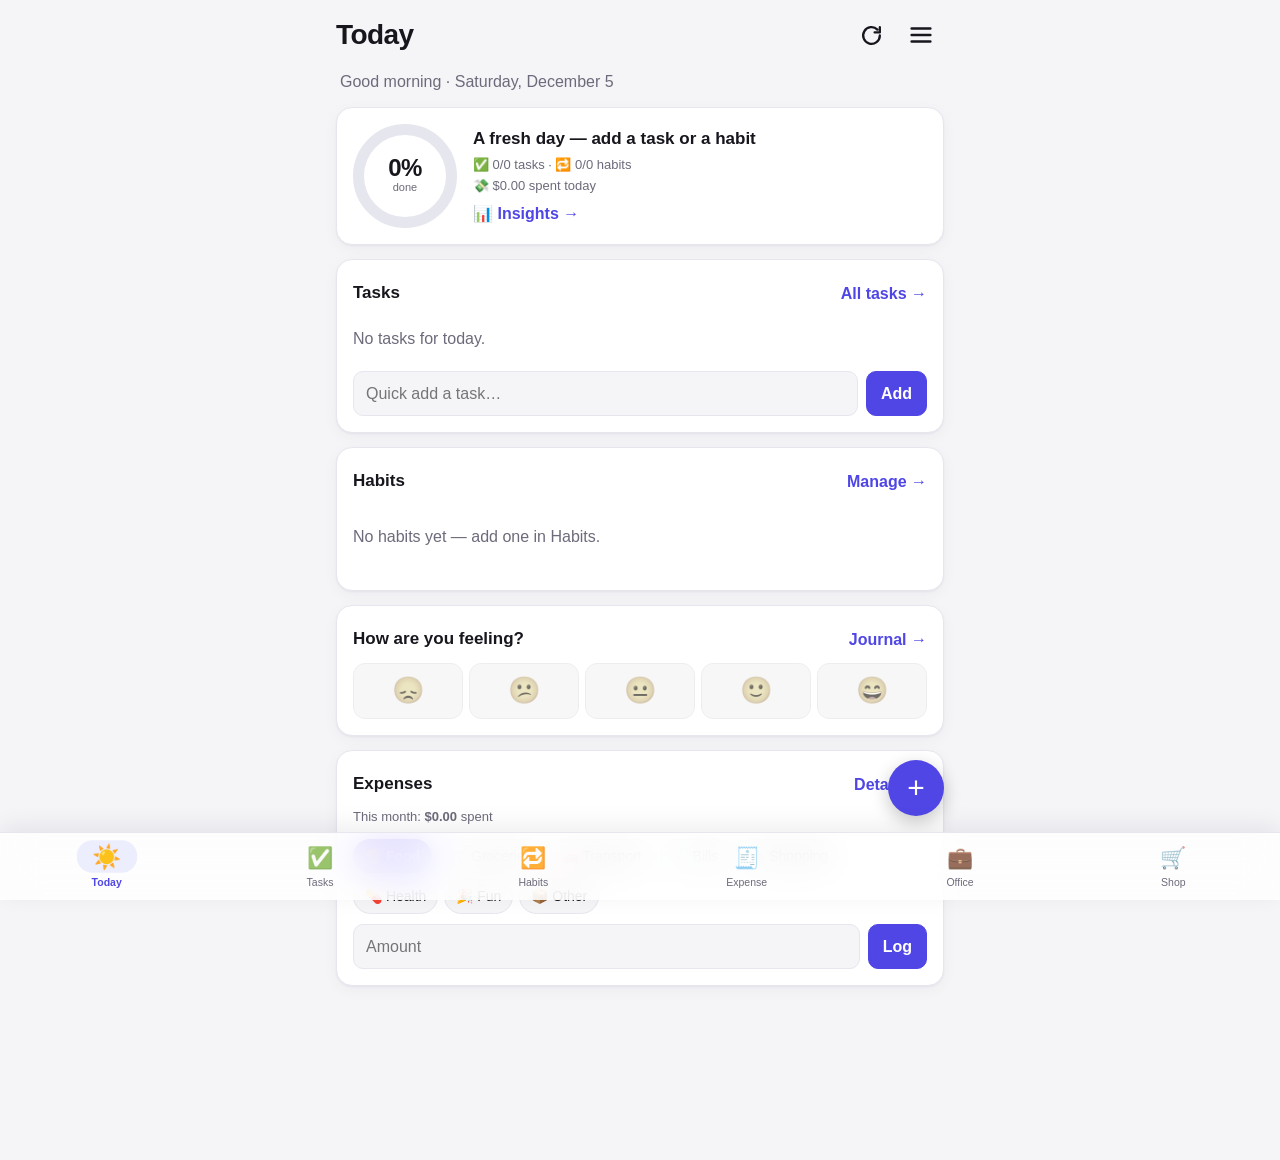
<file: index.html>
<!doctype html>
<html lang="en">
<head>
  <meta charset="utf-8">
  <meta name="viewport" content="width=device-width, initial-scale=1, maximum-scale=1, user-scalable=no, viewport-fit=cover">
  <meta name="theme-color" content="#4f46e5">
  <meta name="description" content="Juned Daily — tasks, habits, money and journal in one place.">
  <meta name="apple-mobile-web-app-capable" content="yes">
  <meta name="apple-mobile-web-app-status-bar-style" content="default">
  <meta name="apple-mobile-web-app-title" content="Juned Daily">
  <link rel="manifest" href="manifest.json">
  <link rel="icon" href="icon.svg" type="image/svg+xml">
  <link rel="apple-touch-icon" href="icon-512.png">
  <script>try { const t = localStorage.getItem('theme'); if (t && t !== 'auto') document.documentElement.dataset.theme = t; } catch (e) {}</script>
  <link rel="stylesheet" href="styles.css">
  <title>Juned Daily</title>
</head>
<body>
  <header class="topbar">
    <h1 id="title">Today</h1>
    <span class="top-actions">
      <button id="refreshBtn" class="icon-btn menu-btn" data-refresh aria-label="Refresh"><svg viewBox="0 0 24 24" width="25" height="25" aria-hidden="true"><path d="M20 12a8 8 0 1 1-2.34-5.66M20 4v5h-5" fill="none" stroke="currentColor" stroke-width="2.2" stroke-linecap="round" stroke-linejoin="round"/></svg></button>
      <button id="settingsBtn" class="icon-btn menu-btn" data-action="settings" aria-label="Menu"><svg viewBox="0 0 24 24" width="28" height="28" aria-hidden="true"><path d="M4 6.5h16M4 12h16M4 17.5h16" fill="none" stroke="currentColor" stroke-width="2.2" stroke-linecap="round"/></svg></button>
    </span>
  </header>

  <main id="view"></main>

  <nav class="tabs" aria-label="Sections">
    <button data-action="go" data-tab="today"><span>☀️</span>Today</button>
    <button data-action="go" data-tab="tasks"><span>✅</span>Tasks</button>
    <button data-action="go" data-tab="habits"><span>🔁</span>Habits</button>
    <button data-action="go" data-tab="money"><span>🧾</span>Expense</button>
    <button data-action="go" data-tab="office"><span>💼</span>Office</button>
    <button data-action="go" data-tab="shop"><span>🛒</span>Shop</button>
    <button data-action="go" data-tab="journal"><span>📓</span>Journal</button>
  </nav>

  <button id="fab" class="fab" data-action="quick" aria-label="Quick add">+</button>
  <dialog id="sheet"></dialog>
  <div id="toast" role="status" aria-live="polite"></div>

  <script src="theme.js"></script>
  <script src="config.js"></script>
  <script src="shop.js"></script>
  <script src="xlsx.js"></script>
  <script src="privacy.js"></script>
  <script src="celebrate.js"></script>
  <script src="quickadd.js"></script>
  <script src="insights.js"></script>
  <script src="bills.js"></script>
  <script src="review.js"></script>
  <script src="app.js"></script>
  <script src="gestures.js"></script>
</body>
</html>
</file>
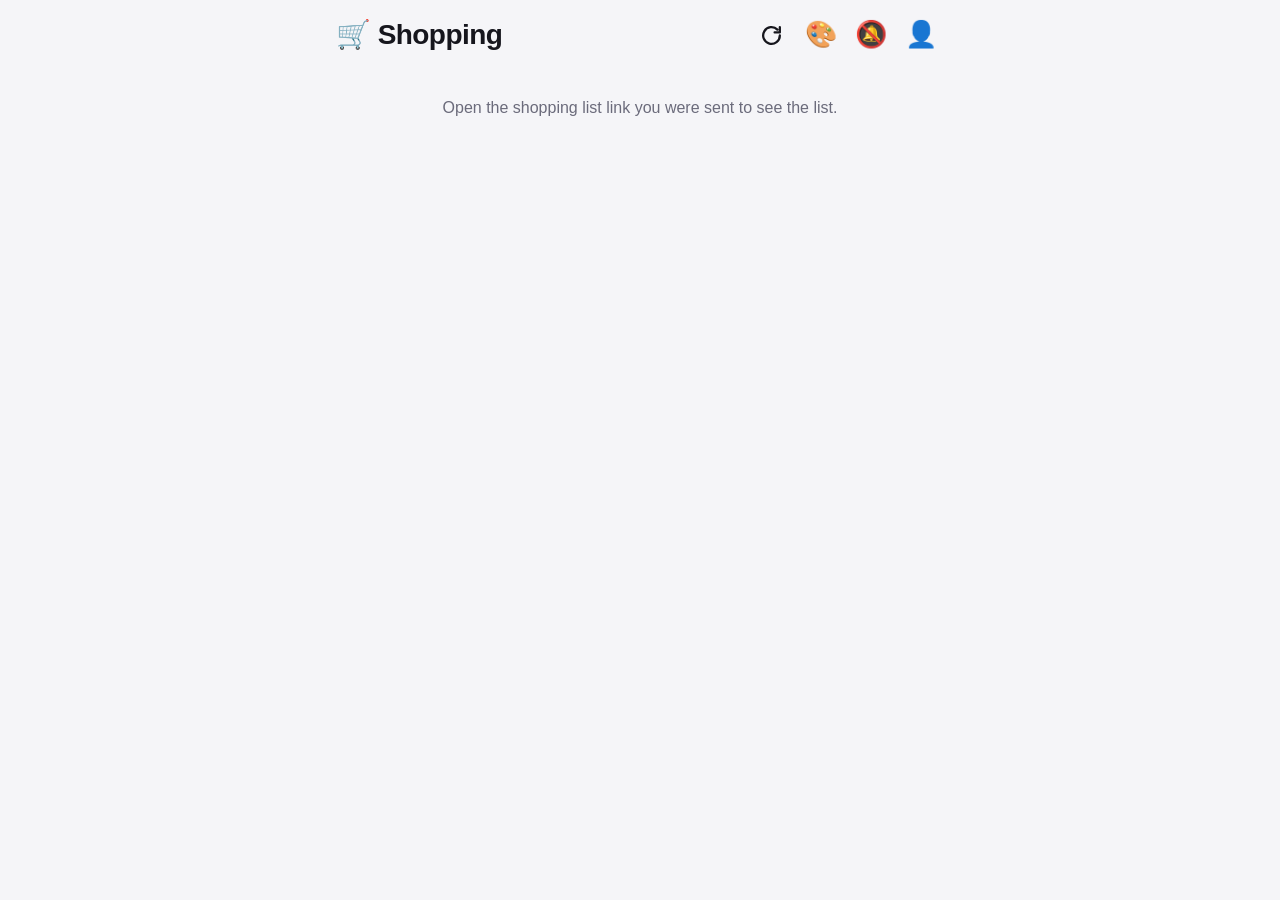
<file: shop.html>
<!doctype html>
<html lang="en">
<head>
  <meta charset="utf-8">
  <meta name="viewport" content="width=device-width, initial-scale=1, maximum-scale=1, user-scalable=no, viewport-fit=cover">
  <meta name="theme-color" content="#16a34a">
  <meta name="description" content="Shared shopping list">
  <!-- No manifest on purpose: iPhone then keeps the private ?list= link when added to the Home Screen -->
  <meta name="apple-mobile-web-app-capable" content="yes">
  <meta name="mobile-web-app-capable" content="yes">
  <meta name="apple-mobile-web-app-status-bar-style" content="default">
  <meta name="apple-mobile-web-app-title" content="Shopping">
  <meta name="referrer" content="no-referrer">
  <link rel="icon" href="shop-icon.svg" type="image/svg+xml">
  <link rel="apple-touch-icon" href="shop-icon.png">
  <script>try { const t = localStorage.getItem('theme'); if (t && t !== 'auto') document.documentElement.dataset.theme = t; } catch (e) {}</script>
  <link rel="stylesheet" href="styles.css">
  <style>body { padding-bottom: calc(24px + env(safe-area-inset-bottom)); }</style>
  <title>Shopping List</title>
</head>
<body>
  <header class="topbar">
    <h1>🛒 Shopping</h1>
    <span>
      <button class="icon-btn menu-btn" id="refreshBtn" data-refresh aria-label="Refresh"><svg viewBox="0 0 24 24" width="25" height="25" aria-hidden="true"><path d="M20 12a8 8 0 1 1-2.34-5.66M20 4v5h-5" fill="none" stroke="currentColor" stroke-width="2.2" stroke-linecap="round" stroke-linejoin="round"/></svg></button>
      <button class="icon-btn" id="themeBtn" aria-label="Change colour theme">🎨</button>
      <button class="icon-btn" id="bell" aria-label="Notifications" hidden>🔕</button>
      <button class="icon-btn" id="who" aria-label="Change your name">👤</button>
    </span>
  </header>
  <main id="view"></main>
  <div id="toast" role="status" aria-live="polite"></div>

  <script src="theme.js"></script>
  <script src="config.js"></script>
  <script src="shop.js"></script>
  <script src="mytasks.js"></script>
  <script>
  'use strict';
  (() => {
    const mem = {};   // fallback if the browser blocks saving
    const get = k => { try { const v = localStorage.getItem(k); if (v !== null) return v; } catch { /* blocked */ } return mem[k] ?? null; };
    const set = (k, v) => { mem[k] = v; try { localStorage.setItem(k, v); } catch { /* blocked */ } };
    const view = document.getElementById('view');

    const fromLink = new URLSearchParams(location.search).get('list');
    if (fromLink) set('shop-code', fromLink);
    const code = fromLink || get('shop-code') || '';
    let device = get('shop-device');
    if (!device) { device = Shop.newCode().slice(0, 16); set('shop-device', device); }
    const standalone = matchMedia('(display-mode: standalone)').matches || navigator.standalone === true;

    let toastTimer;
    function toast(msg, undo) {
      const el = document.getElementById('toast');
      el.textContent = '';
      el.append(Object.assign(document.createElement('span'), { textContent: msg }));
      if (undo) {
        const b = Object.assign(document.createElement('button'), { type: 'button', textContent: 'Undo' });
        b.onclick = () => { undo(); el.classList.remove('show'); };
        el.append(b);
      }
      el.classList.add('show');
      clearTimeout(toastTimer);
      toastTimer = setTimeout(() => el.classList.remove('show'), undo ? 4500 : 2500);
    }

    function render() {
      if (!/^[A-Za-z0-9_-]{20,64}$/.test(code)) {
        view.innerHTML = '<p class="empty" style="text-align:center">Open the shopping list link you were sent to see the list.</p>';
        return;
      }
      if (!get('shop-name')) {
        if (document.getElementById('nameForm')) return;   // never wipe what is being typed
        view.innerHTML = `<form class="card" id="nameForm">
          <h2>Welcome 👋</h2>
          <p class="meta">What's your name? It shows next to the items you add.</p>
          <input name="n" required autocomplete="given-name" placeholder="Your name" maxlength="30" aria-label="Your name">
          <button class="btn primary block" style="margin-top:10px">Continue</button>
        </form>`;
        return;
      }
      if (Shop.isTyping() || MyTasks.isTyping()) return;
      view.innerHTML = Shop.html() + (standalone ? '' :
        '<p class="meta" style="text-align:center;margin-top:18px">Tip: tap <b>Share → Add to Home Screen</b> to keep this list as an app.</p>');
      Shop.mounted();
    }

    // ---------- notifications (new items, "shopping now", "trip done") ----------
    const bell = document.getElementById('bell');
    const canPush = () => 'serviceWorker' in navigator && 'PushManager' in window && 'Notification' in window && !!PUSH_SERVER;
    const post = (path, data) => fetch(`${PUSH_SERVER}${path}`, { method: 'POST', headers: { 'Content-Type': 'application/json' }, body: JSON.stringify(data) });
    const keyBytes = k => Uint8Array.from(atob(k.replace(/-/g, '+').replace(/_/g, '/') + '='.repeat((4 - (k.length % 4)) % 4)), c => c.charCodeAt(0));
    const showBell = () => { bell.hidden = false; bell.textContent = get('shop-notify') === '1' ? '🔔' : '🔕'; };

    async function syncPush() {
      const sub = await (await navigator.serviceWorker.ready).pushManager.getSubscription();
      if (!sub) return false;
      const res = await post('/sync', { id: device, subscription: sub.toJSON(), tz: Intl.DateTimeFormat().resolvedOptions().timeZone, reminders: MyTasks.reminders(), lists: [code], app: 'shop' });
      return res.ok;
    }

    async function toggleNotify() {
      if (!canPush()) { toast(standalone ? 'Notifications aren’t supported here' : 'Add this list to your Home Screen first, then open it from there'); return; }
      if (get('shop-notify') === '1') {
        try { const sub = await (await navigator.serviceWorker.ready).pushManager.getSubscription(); if (sub) await sub.unsubscribe(); await post('/unsubscribe', { id: device }); } catch { /* ignore */ }
        set('shop-notify', '0'); showBell(); toast('Notifications off'); return;
      }
      const perm = await Notification.requestPermission();   // must run straight from the tap
      if (perm !== 'granted') { toast('Notifications are blocked — allow them in iPhone Settings → Notifications'); return; }
      try {
        const reg = await navigator.serviceWorker.ready;
        let sub = await reg.pushManager.getSubscription();
        if (!sub) {
          const { publicKey } = await (await fetch(`${PUSH_SERVER}/key`)).json();
          sub = await reg.pushManager.subscribe({ userVisibleOnly: true, applicationServerKey: keyBytes(publicKey) });
        }
        if (!(await syncPush())) throw new Error('sync');
        await post('/test', { id: device });
        set('shop-notify', '1'); showBell(); toast('Notifications on 🔔');
      } catch { toast('Could not turn on notifications — try again'); }
    }
    bell.addEventListener('click', toggleNotify);

    // 🎨 cycles through the colour themes
    document.getElementById('themeBtn').addEventListener('click', () => {
      const keys = Object.keys(THEMES), next = keys[(keys.indexOf(currentTheme()) + 1) % keys.length];
      applyTheme(next);
      toast(`🎨 ${THEMES[next].name} theme · ${THEMES[next].hint}`);
    });

    // her own private tasks (stored on this phone); reminders sync when they change
    let syncTimer;
    MyTasks.init({
      onChange: render, onMessage: toast,
      onSave: () => {
        if (get('shop-notify') !== '1') return;
        clearTimeout(syncTimer); syncTimer = setTimeout(() => syncPush().catch(() => {}), 1200);
      },
    });
    if (new URLSearchParams(location.search).get('view') === 'tasks') Shop.showView('tasks');   // opened from a task reminder

    function start() {
      render();
      if (!get('shop-name')) return;   // load the list only once we know who this is
      Shop.init({ code, name: get('shop-name'), device, onChange: render, onMessage: toast,
        extraTab: { key: 'tasks', label: '✅ My tasks', count: MyTasks.count, html: MyTasks.html } });
      render();
      Shop.start();
      // My tasks are private: remove the copy an earlier version shared (once)
      if (PUSH_SERVER && get('mt-private') !== '1') setTimeout(() => Shop.unpublishTasks().then(ok => { if (ok) set('mt-private', '1'); }), 3000);
    }

    document.addEventListener('submit', e => {
      if (e.target.id !== 'nameForm') return;
      e.preventDefault();
      const n = e.target.n.value.trim();
      if (!n) return;
      set('shop-name', n);
      start();
    });

    document.getElementById('who').addEventListener('click', () => {
      const n = prompt('Your name (shown next to items you add):', get('shop-name') || '');
      if (n && n.trim()) { set('shop-name', n.trim().slice(0, 30)); start(); }
    });

    if ('serviceWorker' in navigator && PUSH_SERVER) {
      navigator.serviceWorker.register('sw.js').then(() => {
        showBell();
        if (get('shop-notify') === '1') syncPush().catch(() => {});
      }).catch(() => {});
    }

    start();
  })();
  </script>
</body>
</html>
</file>
<file: styles.css>
/* ---------- themes ----------
   White is the default. Charcoal and Cream are chosen in Settings
   (data-theme on <html>); "Auto" follows the phone's light/dark mode. */
:root,
:root[data-theme="light"] {
  --bg: #f5f5f8;
  --surface: #ffffff;
  --text: #16161d;
  --muted: #6b6b7b;
  --line: #e6e6ee;
  --accent: #4f46e5;
  --accent-text: #ffffff;
  --accent-soft: #eceefe;
  --good: #16a34a;
  --danger: #dc2626;
  --radius: 16px;
  --shadow: 0 1px 2px rgba(20, 20, 40, .05), 0 4px 16px rgba(20, 20, 40, .04);
  color-scheme: light;
}

/* Charcoal — a soft dark grey ("light black") */
:root[data-theme="charcoal"] {
  --bg: #1e1f23;
  --surface: #2a2b31;
  --text: #ececf1;
  --muted: #a3a4b2;
  --line: #3a3b44;
  --accent: #9b95ff;
  --accent-text: #15151a;
  --accent-soft: #34325a;
  --good: #22c55e;
  --danger: #f87171;
  --shadow: none;
  color-scheme: dark;
}

/* Cream — warm beige with a soft brown accent */
:root[data-theme="cream"] {
  --bg: #f5efe2;
  --surface: #fffaf1;
  --text: #2e261b;
  --muted: #7b6c58;
  --line: #e7dcc7;
  --accent: #9a5b2e;
  --accent-text: #ffffff;
  --accent-soft: #f2e3d2;
  --good: #4d7c0f;
  --danger: #b42318;
  --shadow: 0 1px 2px rgba(80, 60, 30, .06), 0 4px 16px rgba(80, 60, 30, .05);
  color-scheme: light;
}

/* Auto: follow the phone */
@media (prefers-color-scheme: dark) {
  :root:not([data-theme]) {
    --bg: #1e1f23;
    --surface: #2a2b31;
    --text: #ececf1;
    --muted: #a3a4b2;
    --line: #3a3b44;
    --accent: #9b95ff;
    --accent-text: #15151a;
    --accent-soft: #34325a;
    --good: #22c55e;
    --danger: #f87171;
    --shadow: none;
    color-scheme: dark;
  }
}

* { box-sizing: border-box; }

html, body { margin: 0; }

body {
  background: var(--bg);
  color: var(--text);
  font: 16px/1.45 -apple-system, BlinkMacSystemFont, "Segoe UI", Roboto, sans-serif;
  padding-bottom: calc(76px + env(safe-area-inset-bottom));
  -webkit-tap-highlight-color: transparent;
}

button, input, select, textarea { font: inherit; color: inherit; }
button { cursor: pointer; }

/* ---------- layout ---------- */
.topbar {
  position: sticky; top: 0; z-index: 5;
  display: flex; align-items: center; justify-content: space-between;
  max-width: 640px; margin: 0 auto;
  padding: calc(12px + env(safe-area-inset-top)) 16px 8px;
  background: var(--bg);
}
.topbar h1 { margin: 0; font-size: 28px; letter-spacing: -.02em; }

main { max-width: 640px; margin: 0 auto; padding: 4px 16px 24px; }

.tabs {
  position: fixed; left: 0; right: 0; bottom: 0; z-index: 10;
  display: grid; grid-template-columns: repeat(7, 1fr);
  background: var(--surface);
  border-top: 1px solid var(--line);
  padding-bottom: env(safe-area-inset-bottom);
}
.tabs button {
  display: flex; flex-direction: column; align-items: center; gap: 2px;
  border: 0; background: none; padding: 8px 0 10px;
  font-size: 11px; color: var(--muted);
}
.tabs button.active { color: var(--accent); font-weight: 600; }

/* ---------- building blocks ---------- */
.card {
  background: var(--surface);
  border-radius: var(--radius);
  box-shadow: var(--shadow);
  border: 1px solid var(--line);
  padding: 16px;
  margin-bottom: 14px;
}
.card h2, .sec { font-size: 17px; margin: 0 0 10px; }
.sec { margin: 22px 4px 8px; color: var(--muted); font-size: 13px; text-transform: uppercase; letter-spacing: .06em; }
.card-head { display: flex; align-items: center; justify-content: space-between; margin-bottom: 6px; }
.card-head h2 { margin: 0; }

.greet { color: var(--muted); margin: 0 4px 14px; }

.stats { display: grid; grid-template-columns: repeat(3, 1fr); gap: 10px; margin-bottom: 14px; }
.stat {
  background: var(--surface); border: 1px solid var(--line); border-radius: var(--radius);
  padding: 12px; box-shadow: var(--shadow);
}
.stat b { display: block; font-size: clamp(16px, 5.2vw, 22px); letter-spacing: -.02em; white-space: nowrap; overflow: hidden; text-overflow: ellipsis; }
.stat span { color: var(--muted); font-size: 12px; }

.grow { flex: 1; min-width: 0; }
.meta { color: var(--muted); font-size: 13px; }
.overdue { color: var(--danger); }
.empty { color: var(--muted); padding: 10px 0; list-style: none; }

input, select, textarea {
  width: 100%;
  background: var(--bg);
  border: 1px solid var(--line);
  border-radius: 10px;
  padding: 10px 12px;
  min-height: 42px;
}
input:focus, select:focus, textarea:focus { outline: 2px solid var(--accent); outline-offset: -1px; }
textarea { resize: vertical; }

.add-row { display: flex; gap: 8px; margin-top: 8px; }
.add-row > * { min-width: 0; }
.add > input:first-child { margin: 0; }

.btn {
  display: inline-flex; align-items: center; justify-content: center;
  border: 1px solid var(--line); background: var(--surface);
  border-radius: 10px; padding: 10px 14px; min-height: 42px;
  font-weight: 600; white-space: nowrap;
}
.btn.primary { background: var(--accent); color: var(--accent-text); border-color: var(--accent); }
.btn.danger { color: var(--danger); }
.btn.block { width: 100%; }

.icon-btn {
  border: 0; background: none; color: var(--muted);
  width: 36px; height: 36px; border-radius: 10px; font-size: 20px; flex: none;
}
.icon-btn:hover { background: var(--bg); }

.link { border: 0; background: none; color: var(--accent); font-weight: 600; padding: 6px 0; }
.link.danger { color: var(--danger); font-weight: 500; font-size: 13px; }

/* ---------- lists & checkboxes ---------- */
.list { list-style: none; margin: 0; padding: 0; }
.row { display: flex; align-items: center; gap: 12px; padding: 8px 0; border-bottom: 1px solid var(--line); }
.row:last-child { border-bottom: 0; }
.row-title { overflow-wrap: anywhere; }
.row.done .row-title { text-decoration: line-through; color: var(--muted); }

.check {
  flex: none; width: 26px; height: 26px; border-radius: 50%;
  border: 2px solid var(--line); background: none; position: relative;
}
.check.on { background: var(--good); border-color: var(--good); }
.check.on::after {
  content: ""; position: absolute; left: 7px; top: 3px; width: 6px; height: 11px;
  border: solid #fff; border-width: 0 2.5px 2.5px 0; transform: rotate(45deg);
}
.check.big { width: 36px; height: 36px; }
.check.big.on::after { left: 11px; top: 5px; width: 8px; height: 15px; }
.check.ghost { visibility: hidden; }

.quick { display: flex; gap: 8px; margin-top: 10px; }

/* ---------- habits ---------- */
.habit-head { display: flex; align-items: center; gap: 12px; }
.emoji { font-size: 28px; width: 36px; text-align: center; flex: none; }
.emoji-in { width: 64px; flex: none; text-align: center; }
.week { display: grid; grid-template-columns: repeat(7, 1fr); gap: 6px; margin: 12px 0 4px; }
.day {
  border: 1px solid var(--line); background: var(--bg); border-radius: 10px;
  padding: 6px 0; font-size: 12px; color: var(--muted);
}
.day small { display: block; font-size: 11px; }
.day.on { background: var(--good); border-color: var(--good); color: #fff; }
.day.today { outline: 2px solid var(--accent); outline-offset: 1px; }

.chips { display: flex; flex-wrap: wrap; gap: 8px; }
.chip {
  border: 1px solid var(--line); background: var(--bg); border-radius: 999px;
  padding: 8px 14px;
}
.chip.on { background: var(--good); border-color: var(--good); color: #fff; }

/* ---------- money ---------- */
.seg { display: grid; grid-template-columns: 1fr 1fr; background: var(--bg); border-radius: 10px; padding: 3px; border: 1px solid var(--line); }
.seg label { text-align: center; padding: 7px; border-radius: 8px; cursor: pointer; font-weight: 600; color: var(--muted); }
.seg input { position: absolute; opacity: 0; pointer-events: none; width: 0; min-height: 0; }
.seg label:has(input:checked) { background: var(--surface); color: var(--text); box-shadow: var(--shadow); }

.month-nav, .date-nav { display: flex; align-items: center; justify-content: space-between; margin-bottom: 12px; }
.month-nav button, .date-nav button { border: 1px solid var(--line); background: var(--surface); border-radius: 10px; width: 40px; height: 40px; font-size: 20px; }
.month-nav button:disabled, .date-nav button:disabled { opacity: .35; cursor: default; }

.totals { display: grid; grid-template-columns: repeat(3, 1fr); gap: 8px; text-align: center; }
.totals b { display: block; font-size: 18px; }
.totals span { font-size: 12px; color: var(--muted); }
.pos { color: var(--good); }
.neg { color: var(--danger); }

.bars { margin-top: 14px; display: grid; gap: 8px; }
.bar-row { display: grid; grid-template-columns: 90px 1fr auto; gap: 10px; align-items: center; font-size: 14px; }
.bar { height: 10px; background: var(--bg); border-radius: 999px; overflow: hidden; }
.bar i { display: block; height: 100%; background: var(--accent); border-radius: 999px; }

.day-label { font-size: 13px; color: var(--muted); margin: 14px 0 2px; font-weight: 600; }
.amt { font-variant-numeric: tabular-nums; font-weight: 600; white-space: nowrap; }

/* ---------- journal ---------- */
.lbl { display: block; font-size: 13px; color: var(--muted); font-weight: 600; margin: 14px 0 6px; }
.lbl > input, .lbl > select, .lbl > textarea { margin-top: 6px; color: var(--text); font-weight: 400; font-size: 16px; }
.two { display: grid; grid-template-columns: 1fr 1fr; gap: 10px; }
.moods { display: flex; justify-content: space-between; gap: 6px; }
.mood {
  flex: 1; font-size: 26px; padding: 8px 0; border-radius: 12px;
  border: 1px solid var(--line); background: var(--bg); filter: grayscale(.7); opacity: .7;
}
.mood.on { filter: none; opacity: 1; background: var(--accent-soft); border-color: var(--accent); }
.entry { display: flex; gap: 12px; align-items: flex-start; width: 100%; text-align: left; border: 0; background: none; padding: 10px 0; border-bottom: 1px solid var(--line); }
.entry:last-child { border-bottom: 0; }
.entry .e-mood { font-size: 24px; width: 32px; flex: none; text-align: center; }
.snippet { color: var(--muted); font-size: 14px; display: -webkit-box; -webkit-line-clamp: 2; -webkit-box-orient: vertical; overflow: hidden; }
.saved { min-height: 18px; margin-top: 6px; text-align: right; }

/* ---------- settings sheet & toast ---------- */
dialog {
  border: 0; border-radius: 20px; padding: 0; width: min(520px, calc(100% - 32px));
  background: var(--surface); color: var(--text); box-shadow: 0 20px 60px rgba(0,0,0,.3);
}
dialog::backdrop { background: rgba(10, 10, 20, .45); }
.sheet { padding: 20px; }
.sheet h2 { margin: 0 0 4px; }
.sheet h3 { font-size: 14px; margin: 22px 0 6px; }
.sheet .btns { display: flex; gap: 8px; flex-wrap: wrap; margin-top: 8px; }

#toast {
  position: fixed; left: 50%; bottom: calc(90px + env(safe-area-inset-bottom)); transform: translate(-50%, 20px);
  background: var(--text); color: var(--bg); border-radius: 12px; padding: 10px 14px;
  display: flex; gap: 14px; align-items: center; opacity: 0; pointer-events: none;
  transition: opacity .2s, transform .2s; z-index: 20; max-width: calc(100% - 32px);
}
#toast.show { opacity: 1; transform: translate(-50%, 0); pointer-events: auto; }
#toast button { border: 0; background: none; color: var(--accent); font-weight: 700; filter: brightness(1.3); }

@media (max-width: 380px) {
  .add-row { flex-wrap: wrap; }
  .bar-row { grid-template-columns: 72px 1fr auto; }
}

.report { border-color: var(--accent); background: var(--accent-soft); }
.report .btns { display: flex; gap: 8px; margin-top: 10px; }

/* ---------- office ---------- */
.subtabs {
  display: grid; grid-template-columns: repeat(3, 1fr); gap: 4px;
  background: var(--surface); border: 1px solid var(--line); border-radius: 12px;
  padding: 4px; margin-bottom: 14px;
}
.subtabs button { border: 0; background: none; border-radius: 9px; padding: 9px 4px; font-weight: 600; color: var(--muted); font-size: 14px; }
.subtabs button.on { background: var(--accent); color: var(--accent-text); }

.clock { text-align: center; }
.clock .big { font-size: 40px; font-weight: 700; letter-spacing: -.03em; margin: 2px 0 12px; font-variant-numeric: tabular-nums; }
.clock .btn { margin-top: 10px; font-size: 17px; min-height: 50px; }
.clock .hint { margin: 10px 0 0; font-size: 12px; }
.btn.danger-fill { background: var(--danger); border-color: var(--danger); color: #fff; }

details.card > summary { cursor: pointer; font-weight: 600; list-style: none; }
details.card > summary::-webkit-details-marker { display: none; }
details.card[open] > summary { margin-bottom: 4px; }

.pri { display: inline-block; font-size: 11px; font-weight: 700; padding: 1px 7px; border-radius: 999px; margin-right: 4px; }
.pri-high { background: color-mix(in srgb, var(--danger) 16%, transparent); color: var(--danger); }
.pri-med { background: var(--accent-soft); color: var(--accent); }
.pri-low { background: var(--bg); color: var(--muted); border: 1px solid var(--line); }

.note { white-space: pre-wrap; overflow-wrap: anywhere; margin: 10px 0 4px; font-size: 15px; }

/* ---------- reminders ---------- */
.toggle {
  flex: 1; display: flex; align-items: center; gap: 8px; min-height: 42px; padding: 0 12px;
  border: 1px solid var(--line); border-radius: 10px; background: var(--bg); font-size: 15px; cursor: pointer;
}
.toggle input { width: 20px; height: 20px; min-height: 0; margin: 0; accent-color: var(--accent); }
.toggle:has(input:checked) { border-color: var(--accent); background: var(--accent-soft); font-weight: 600; }
.add .hint { margin: 10px 0 0; font-size: 12px; }
.bell { font-size: 17px; opacity: .55; }
.bell.on { opacity: 1; }

/* ---------- shopping ---------- */
.qty { font-size: 12px; font-weight: 700; color: var(--accent); background: var(--accent-soft); border-radius: 999px; padding: 1px 8px; margin-left: 4px; white-space: nowrap; }
.tabs button { font-size: 10.5px; }
.add-row.nowrap { flex-wrap: nowrap; }
.add-row.nowrap select { flex: 1; min-width: 0; }

/* ---------- shopping v2 ---------- */
.center { text-align: center; }
.btns.spread { display: flex; justify-content: space-between; align-items: center; gap: 8px; flex-wrap: wrap; margin-top: 8px; }
.btns.end { display: flex; justify-content: flex-end; gap: 8px; flex-wrap: wrap; }
.topbar > span { display: flex; gap: 4px; }

.sugg { margin-top: 10px; flex-wrap: nowrap; overflow-x: auto; -webkit-overflow-scrolling: touch; scrollbar-width: none; padding-bottom: 2px; }
.sugg:empty { display: none; }
.sugg::-webkit-scrollbar, .store-chips::-webkit-scrollbar { display: none; }
.sugg .chip, .store-chips .chip { white-space: nowrap; flex: none; padding: 7px 12px; font-size: 14px; }
.chips-label { flex: none; align-self: center; font-size: 12px; font-weight: 700; color: var(--muted); text-transform: uppercase; letter-spacing: .05em; }
.store-chips { flex-wrap: nowrap; overflow-x: auto; scrollbar-width: none; margin: 12px 0 2px; }
.store-chips .chip.on { background: var(--accent); border-color: var(--accent); color: var(--accent-text); }

.big-btn { min-height: 52px; font-size: 17px; margin-bottom: 4px; }
.banner { background: var(--accent-soft); border-color: var(--accent); }
.insight { margin-top: 18px; }

.srow { position: relative; background: var(--surface); transition: transform .18s ease, background-color .15s; touch-action: pan-y; }
.srow.swipe-right { background: color-mix(in srgb, var(--good) 22%, var(--surface)); }
.srow.swipe-left { background: color-mix(in srgb, var(--danger) 22%, var(--surface)); }
.tap { cursor: pointer; }
.row.big { padding: 12px 0; }
.row.big .row-title { font-size: 18px; font-weight: 500; }

.stepper { display: flex; align-items: center; border: 1px solid var(--line); border-radius: 999px; overflow: hidden; flex: none; }
.stepper button { border: 0; background: var(--bg); width: 30px; height: 30px; font-size: 18px; line-height: 1; color: var(--accent); }
.stepper span { min-width: 30px; text-align: center; font-size: 13px; font-weight: 700; padding: 0 2px; }

.price { width: 84px; min-height: 34px; padding: 6px 8px; text-align: right; flex: none; font-variant-numeric: tabular-nums; }

.shopping-head { position: sticky; top: calc(52px + env(safe-area-inset-top)); z-index: 4; }
.progress { height: 10px; background: var(--bg); border-radius: 999px; overflow: hidden; margin: 6px 0 6px; border: 1px solid var(--line); }
.progress i { display: block; height: 100%; background: var(--good); border-radius: 999px; transition: width .3s; }

.order .row { padding: 4px 0; }
.order .icon-btn:disabled { opacity: .25; }
#shopSheet { max-height: 90vh; overflow: auto; }

/* ---------- theme picker ---------- */
.themes { display: grid; grid-template-columns: repeat(2, 1fr); gap: 8px; margin-top: 6px; }
.theme-opt {
  display: flex; align-items: center; gap: 10px; padding: 10px; text-align: left;
  border: 2px solid var(--line); border-radius: 12px; background: var(--surface);
}
.theme-opt.on { border-color: var(--accent); }
.theme-opt b { display: block; font-size: 14px; }
.theme-opt small { color: var(--muted); font-size: 11px; }
.swatch { display: flex; flex: none; border-radius: 999px; overflow: hidden; border: 1px solid rgba(0, 0, 0, .15); }
.swatch i { width: 12px; height: 24px; }
.chip.forget { border-color: var(--danger); color: var(--danger); }
.chip.edit { border-style: dashed; color: var(--muted); }

/* ---------- Today: progress ring ---------- */
.hero { display: flex; align-items: center; gap: 16px; }
.hero-ring { position: relative; flex: none; width: 104px; height: 104px; }
.ring-fill { stroke: var(--accent); transition: stroke-dashoffset .8s cubic-bezier(.3, .7, .3, 1); }
.ring-fill.full { stroke: var(--good); }
.ring-label { position: absolute; inset: 0; display: flex; flex-direction: column; align-items: center; justify-content: center; }
.ring-label b { font-size: 24px; letter-spacing: -.02em; line-height: 1; }
.ring-label span { font-size: 11px; color: var(--muted); }
.hero-msg { font-weight: 700; font-size: 17px; margin-bottom: 4px; }
.hero .meta { margin-top: 2px; }
.hero .link { padding: 6px 0 0; }
.next-up b { color: var(--text); }

/* a tick that was just tapped */
@keyframes pop { 0% { transform: scale(1); } 40% { transform: scale(1.28); } 100% { transform: scale(1); } }
.pop { animation: pop .32s ease-out; }
.confetti { position: fixed; inset: 0; width: 100%; height: 100%; pointer-events: none; z-index: 60; }
@media (prefers-reduced-motion: reduce) { .pop { animation: none; } .ring-fill { transition: none; } }

/* ---------- Quick add ---------- */
.fab {
  position: fixed; right: max(16px, calc(50% - 304px)); bottom: calc(84px + env(safe-area-inset-bottom)); z-index: 9;
  width: 56px; height: 56px; border-radius: 50%; border: 0;
  background: var(--accent); color: var(--accent-text); font-size: 30px; line-height: 1;
  box-shadow: 0 6px 18px rgba(0, 0, 0, .22);
}
.fab:active { transform: scale(.94); }
body[data-tab="shop"] .fab, body[data-tab="insights"] .fab, body[data-tab="review"] .fab { display: none; }
main { padding-bottom: 84px; }
.quick-sheet [name=q] { font-size: 17px; min-height: 48px; margin-top: 10px; }
.qtypes { margin-top: 10px; flex-wrap: nowrap; overflow-x: auto; scrollbar-width: none; }
.qtypes::-webkit-scrollbar { display: none; }
.qtypes .chip { white-space: nowrap; flex: none; padding: 6px 11px; font-size: 13px; }
.qtypes .chip.on { background: var(--accent); border-color: var(--accent); color: var(--accent-text); }
.qpreview { display: flex; flex-wrap: wrap; gap: 6px; margin-top: 12px; min-height: 30px; }
.qpreview p { margin: 0; }
.qchip { background: var(--accent-soft); color: var(--text); border-radius: 8px; padding: 4px 9px; font-size: 14px; }
.qexamples { margin: 12px 0 0; line-height: 1.6; }
.qexamples b { font-weight: 600; color: var(--text); }

/* ---------- Insights ---------- */
.range { margin-bottom: 12px; }
.range .chip.on { background: var(--accent); border-color: var(--accent); color: var(--accent-text); }
.stats-2 { grid-template-columns: repeat(3, 1fr); }
.chart { margin: 0 0 14px; }
.chart-title { font-weight: 700; margin-bottom: 8px; }
.chart svg { display: block; width: 100%; height: auto; overflow: visible; }
.chart .tip { margin: 8px 0 0; min-height: 18px; }
.chart .empty { margin: 4px 0; }
.chart .axis { font-size: 10px; fill: var(--muted); }
.chart .axis.label { font-size: 11px; fill: var(--text); }
.chart .axis.value { font-size: 10px; fill: var(--muted); font-variant-numeric: tabular-nums; }
.chart .grid { stroke: var(--line); stroke-width: 1; }
.chart .target { stroke: var(--muted); stroke-width: 1; stroke-dasharray: 3 3; }
.chart .line { fill: none; stroke: var(--accent); stroke-width: 2; stroke-linejoin: round; stroke-linecap: round; }
.chart .dot { fill: var(--accent); stroke: var(--surface); stroke-width: 2; }
.chart .bar { fill: var(--accent); }
.chart .bar.ghost { fill: var(--muted); opacity: .45; }
.chart .hit { fill: transparent; }
.chart .mark { cursor: pointer; }
.chart .mark.hl .bar, .chart .mark.hl .dot { fill: var(--good); }
.chart .mark.hl .hit { fill: var(--accent-soft); opacity: .5; }
.heatmap rect.hm-on { fill: var(--good); }
.heatmap rect.hm-off { fill: var(--line); }
.heatmap rect.hm-none { fill: none; stroke: var(--line); stroke-width: 1; }
.heatmap .mark.hl, .heatmap rect:hover { stroke: var(--text); stroke-width: 1.5; }
.hm-stats { margin-bottom: 8px; }
.hero-num { margin-bottom: 6px; }
.hero-num b { font-size: 24px; letter-spacing: -.02em; }
.legend { display: flex; gap: 14px; font-size: 12px; color: var(--muted); margin-bottom: 8px; }
.legend span { display: flex; align-items: center; gap: 6px; }
.legend .sw { width: 14px; height: 8px; border-radius: 3px; display: inline-block; background: var(--accent); }
.legend .sw.ghost { background: var(--muted); opacity: .45; }
.insight-note { background: var(--accent-soft); border-color: var(--accent); font-size: 15px; }

/* ---------- nudges in Settings ---------- */
.nudges { display: grid; gap: 8px; margin-top: 8px; }
.nudge-row { display: flex; gap: 8px; align-items: stretch; }
.nudge-row .toggle { flex: 1; min-height: 52px; }
.nudge-row .toggle span { display: flex; flex-direction: column; line-height: 1.25; }
.nudge-row .toggle small { color: var(--muted); font-weight: 400; font-size: 12px; }
.nudge-row select { width: 112px; flex: none; }
.tab-picker .chip.on { background: var(--accent); border-color: var(--accent); color: var(--accent-text); }
.tabs button[hidden] { display: none; }

/* ---------- header icons & no zoom ---------- */
.topbar .icon-btn { width: 46px; height: 46px; font-size: 26px; border-radius: 12px; }
#settingsBtn { font-size: 30px; }
html { touch-action: manipulation; -webkit-text-size-adjust: 100%; }   /* no double-tap zoom */
input, select, textarea { font-size: max(16px, 1em); }                 /* iPhone won't zoom into a text box */

/* ---------- money privacy ---------- */
.masked { letter-spacing: 2px; color: var(--muted); cursor: pointer; font-weight: 700; }
.eye { padding: 0 4px; font-size: 15px; }
.lock-card { padding: 28px 20px; margin-top: 20px; }
.lock-icon { font-size: 44px; line-height: 1; margin-bottom: 8px; }
.lock-card .btn.block { margin-top: 16px; min-height: 50px; font-size: 17px; }
.pin-form { display: flex; gap: 8px; margin-top: 12px; }
.pin-input { text-align: center; font-size: 26px !important; letter-spacing: 10px; min-height: 52px; }
#lockSheet .pin-input { margin-top: 12px; }
.pin-msg { min-height: 20px; margin: 8px 0 0; }
.toggle span:has(> small) { display: flex; flex-direction: column; line-height: 1.25; }
.toggle small { color: var(--muted); font-weight: 400; font-size: 12px; }

/* ---------- ☰ menu & settings pages ---------- */
.menu-btn { color: var(--text); display: flex; align-items: center; justify-content: center; }
#sheet.full {
  width: 100%; max-width: 640px; height: 100%; max-height: 100%; margin: 0 auto;
  border-radius: 0; box-shadow: none;
}
#sheet.full .sheet { padding: calc(10px + env(safe-area-inset-top)) 18px calc(28px + env(safe-area-inset-bottom)); }
.sheet-head {
  position: sticky; top: calc(-10px - env(safe-area-inset-top)); z-index: 2; background: var(--surface);
  display: flex; align-items: center; gap: 8px; padding: 8px 0 12px; margin-bottom: 4px;
}
.sheet-head h2 { flex: 1; margin: 0; font-size: 26px; letter-spacing: -.02em; }
.sheet-head .back { font-size: 17px; padding: 6px 8px 6px 0; white-space: nowrap; }
.sheet-head .back + h2 { font-size: 20px; text-align: center; }
.close-x { font-size: 22px; color: var(--muted); }

/* bigger, easier settings */
.settings { font-size: 17px; }
.settings .lbl { font-size: 15px; margin-top: 20px; }
.settings h3 { font-size: 17px; margin: 26px 0 8px; }
.settings .meta { font-size: 14px; }
.settings .btn { min-height: 48px; font-size: 16px; padding: 10px 16px; }
.settings input, .settings select { min-height: 48px; font-size: 17px; }
.settings .toggle { min-height: 56px; padding: 10px 14px; font-size: 16px; }
.settings .toggle input { width: 24px; height: 24px; }
.settings .chip { padding: 10px 16px; font-size: 15px; }

.menu-list { background: var(--bg); border: 1px solid var(--line); border-radius: 16px; overflow: hidden; margin-top: 8px; }
.menu-row {
  display: flex; align-items: center; gap: 14px; width: 100%; text-align: left;
  border: 0; border-bottom: 1px solid var(--line); background: var(--surface);
  padding: 14px 14px; min-height: 68px;
}
.menu-row:last-child { border-bottom: 0; }
.menu-row:active { background: var(--accent-soft); }
.menu-row b { display: block; font-size: 17px; }
.menu-row small { display: block; color: var(--muted); font-size: 13px; margin-top: 2px; }
.menu-icon { font-size: 26px; width: 34px; text-align: center; flex: none; }
.chev { color: var(--muted); font-size: 26px; line-height: 1; }
.toggle input { flex: none; }
.settings .toggle input { width: 24px !important; height: 24px !important; }

/* ---------- budgets & bills ---------- */
.budgets { display: grid; gap: 14px; margin-top: 12px; }
.budget-top { display: flex; justify-content: space-between; gap: 8px; font-weight: 600; margin-bottom: 6px; }
.budget .bar { height: 10px; background: var(--bg); border-radius: 999px; overflow: hidden; border: 1px solid var(--line); }
.budget .bar i { display: block; height: 100%; border-radius: 999px; background: var(--good); transition: width .4s; }
.budget.warn .bar i { background: #f59e0b; }
.budget.over .bar i { background: var(--danger); }
.budget.over .meta { color: var(--danger); }
.budget .meta { margin-top: 4px; }
.budget-inputs { display: grid; grid-template-columns: 1fr 1fr; gap: 0 10px; }
.btn.small { min-height: 36px; padding: 6px 12px; font-size: 14px; }
.due-soon { color: #d97706; font-weight: 600; }
.bill-soon { margin-top: 4px; }
.chores-link { display: block; margin: -2px 0 6px; }

/* ---------- shopping / chores switch ---------- */
.subtabs.two-tabs { grid-template-columns: 1fr 1fr; }

/* ---------- weekly review ---------- */
.review-head .month-nav { margin-bottom: 6px; }
.review-msg { margin: 8px 0 0; font-size: 16px; text-align: center; }
.stat .delta { display: block; font-size: 12px; font-weight: 700; margin-top: 2px; }
ul.plain { list-style: none; margin: 0; padding: 0; }
ul.plain li { padding: 9px 0; border-bottom: 1px solid var(--line); }
ul.plain li:last-child { border-bottom: 0; }
.center-btns { justify-content: center; margin: 16px 0 8px; }
[data-chore-form] .add-row select { flex: 0 0 44%; width: 44%; min-width: 0; }
[data-chore-form] .add-row input[type=date] { flex: 1 1 0; width: auto; min-width: 0; }

/* ---------- Buy again picker ---------- */
.buy-again-btn { margin-top: 8px; justify-content: space-between; font-weight: 600; }
.buy-again-btn .caret { color: var(--muted); }
.buy-sheet { display: flex; flex-direction: column; max-height: 85vh; }
.buy-sheet [data-buy-search] { margin-top: 10px; }
.buy-tools { display: flex; gap: 16px; margin: 6px 0 2px; }
.buy-list { overflow-y: auto; flex: 1; margin: 0 -4px; padding: 0 4px; }
.buy-list .sec { margin: 14px 0 4px; }
.buy-row { display: flex; align-items: center; gap: 12px; padding: 8px 2px; border-bottom: 1px solid var(--line); cursor: pointer; }
.buy-row input { width: 24px; height: 24px; min-height: 0; flex: none; margin: 0; accent-color: var(--accent); }
.buy-row small { display: block; }
.buy-row:has(input:checked) { background: var(--accent-soft); border-radius: 8px; }
.buy-foot { padding-top: 12px; border-top: 1px solid var(--line); margin-top: 8px; }
#shopSheet:has(.buy-sheet) { max-height: 90vh; }
.buy-sort { grid-template-columns: repeat(3, 1fr); margin: 10px 0 0; }

/* ↻ refresh */
.top-actions { display: flex; gap: 2px; align-items: center; }
@keyframes spin { to { transform: rotate(360deg); } }
[data-refresh].spinning svg { animation: spin .7s linear infinite; }
.edit-btn { font-size: 16px; opacity: .7; }
.edit-btn:hover, .edit-btn:active { opacity: 1; }

.subtabs.three-tabs { grid-template-columns: repeat(3, 1fr); }
.subtabs.three-tabs button { font-size: 13px; padding: 9px 2px; }

/* shared (view-only) task lists */

/* ---------- task row action icons ---------- */
.acts { display: flex; gap: 6px; flex: none; align-items: center; }
.act {
  width: 38px; height: 38px; border-radius: 50%; border: 0; padding: 0; flex: none;
  display: grid; place-items: center; background: var(--bg); color: var(--muted);
  transition: transform .12s ease, background-color .15s, color .15s;
}
.act svg { width: 20px; height: 20px; fill: none; stroke: currentColor; stroke-width: 2; stroke-linecap: round; stroke-linejoin: round; }
.act:active { transform: scale(.9); }
.act.bell.on { background: color-mix(in srgb, #f59e0b 18%, var(--surface)); color: #d97706; }
.act.bell:not(.on) { color: var(--muted); opacity: .75; }
.act.edit { background: var(--accent-soft); color: var(--accent); }
.act.del { background: transparent; color: var(--muted); width: 34px; }
.act.del:hover, .act.del:active { color: var(--danger); background: color-mix(in srgb, var(--danger) 12%, var(--surface)); }
:root[data-theme="charcoal"] .act.bell.on { color: #fbbf24; }
@media (prefers-color-scheme: dark) { :root:not([data-theme]) .act.bell.on { color: #fbbf24; } }
.row .acts + .icon-btn { margin-left: 0; }

/* ---------- livelier tab bar ---------- */
.tabs {
  background: color-mix(in srgb, var(--surface) 82%, transparent);
  -webkit-backdrop-filter: blur(18px) saturate(1.5); backdrop-filter: blur(18px) saturate(1.5);
  box-shadow: 0 -6px 24px rgba(20, 20, 40, .07);
  padding-top: 4px;
}
.tabs button { position: relative; padding: 6px 0 10px; gap: 3px; transition: color .2s; }
.tabs button span {
  font-size: 21px; line-height: 1; padding: 4px 14px; border-radius: 14px;
  opacity: .78; transition: transform .25s cubic-bezier(.3, 1.6, .5, 1), background-color .2s, opacity .2s;
}
.tabs button.active span { opacity: 1; background: var(--accent-soft); transform: translateY(-1px) scale(1.12); }
.tabs button:active span { transform: scale(.9); }
@keyframes tab-bounce { 0% { transform: scale(1); } 40% { transform: translateY(-4px) scale(1.25); } 100% { transform: translateY(-1px) scale(1.12); } }
.tabs button.bounce span { animation: tab-bounce .38s ease-out; }

/* counts and the "clocked in" dot */
.tabs button[data-badge]::after {
  content: attr(data-badge); position: absolute; top: 2px; left: calc(50% + 9px);
  min-width: 18px; height: 18px; padding: 0 5px; border-radius: 999px;
  background: var(--danger); color: #fff; font-size: 10.5px; font-weight: 700; line-height: 14px; text-align: center;
  border: 2px solid var(--surface); box-sizing: border-box;
}
.tabs button.live::before {
  content: ''; position: absolute; top: 4px; left: calc(50% + 12px); width: 10px; height: 10px; border-radius: 50%;
  background: var(--good); border: 2px solid var(--surface); animation: live-pulse 2s ease-in-out infinite;
}
@keyframes live-pulse { 0%, 100% { box-shadow: 0 0 0 0 color-mix(in srgb, var(--good) 50%, transparent); } 50% { box-shadow: 0 0 0 5px transparent; } }
@media (prefers-reduced-motion: reduce) { .tabs button.bounce span, .tabs button.live::before { animation: none; } }

/* ---------- where each tab lives ---------- */
.tab-places { display: grid; gap: 8px; margin-top: 8px; }
.tab-place { display: flex; align-items: center; gap: 10px; padding: 8px 10px 8px 14px; border: 1px solid var(--line); border-radius: 14px; background: var(--bg); }
.tab-place .grow { font-weight: 600; }
.tp-icon { font-size: 20px; margin-right: 4px; }
.seg-mini { display: grid; grid-template-columns: 1fr 1fr; background: var(--surface); border: 1px solid var(--line); border-radius: 10px; padding: 3px; gap: 2px; flex: none; }
.seg-mini button { border: 0; background: none; border-radius: 8px; padding: 7px 10px; font-size: 13px; font-weight: 600; color: var(--muted); white-space: nowrap; }
.seg-mini button.on { background: var(--accent); color: var(--accent-text); }

/* ---------- edit, swipe & gestures ---------- */
.card-foot { display: flex; justify-content: space-between; align-items: center; margin-top: 4px; }
.card-foot .link { font-size: 13px; }
.srow.swiping { transition: background-color .15s; }
.srow.swipe-right .check { border-color: var(--good); }

/* Today: tap a category, type the amount */
.cat-chips { display: flex; flex-wrap: wrap; gap: 6px; margin-top: 12px; }
.cat-chips .chip { padding: 6px 11px; font-size: 14px; cursor: pointer; white-space: nowrap; user-select: none; -webkit-user-select: none; }
.cat-chips input { position: absolute; opacity: 0; pointer-events: none; width: 0; min-height: 0; }
.cat-chips .chip:has(input:checked) { background: var(--accent); border-color: var(--accent); color: var(--accent-text); font-weight: 600; }
.cat-chips .chip:has(input:focus-visible) { outline: 2px solid var(--accent); outline-offset: 1px; }

/* swipe between tabs */
#view { transition: transform .22s ease; }
#view.swiping { transition: none; }
@keyframes from-right { from { transform: translateX(32px); opacity: .3; } to { transform: none; opacity: 1; } }
@keyframes from-left { from { transform: translateX(-32px); opacity: .3; } to { transform: none; opacity: 1; } }
#view.slide-from-right { animation: from-right .24s ease-out; }
#view.slide-from-left { animation: from-left .24s ease-out; }

/* pull down to refresh */
.ptr {
  position: fixed; top: calc(env(safe-area-inset-top) + 4px); left: 50%; z-index: 30;
  width: 40px; height: 40px; border-radius: 50%; display: grid; place-items: center;
  background: var(--surface); color: var(--muted); border: 1px solid var(--line);
  box-shadow: 0 4px 14px rgba(0, 0, 0, .15); pointer-events: none;
  opacity: 0; transform: translate(-50%, 0);
}
.ptr:not(.pulling) { transition: opacity .2s, transform .2s; }
.ptr.ready { color: var(--accent); }
.ptr.spin svg { animation: spin .7s linear infinite; }

@media (prefers-reduced-motion: reduce) {
  #view, #view.slide-from-right, #view.slide-from-left { transition: none; animation: none; }
}
</file>
